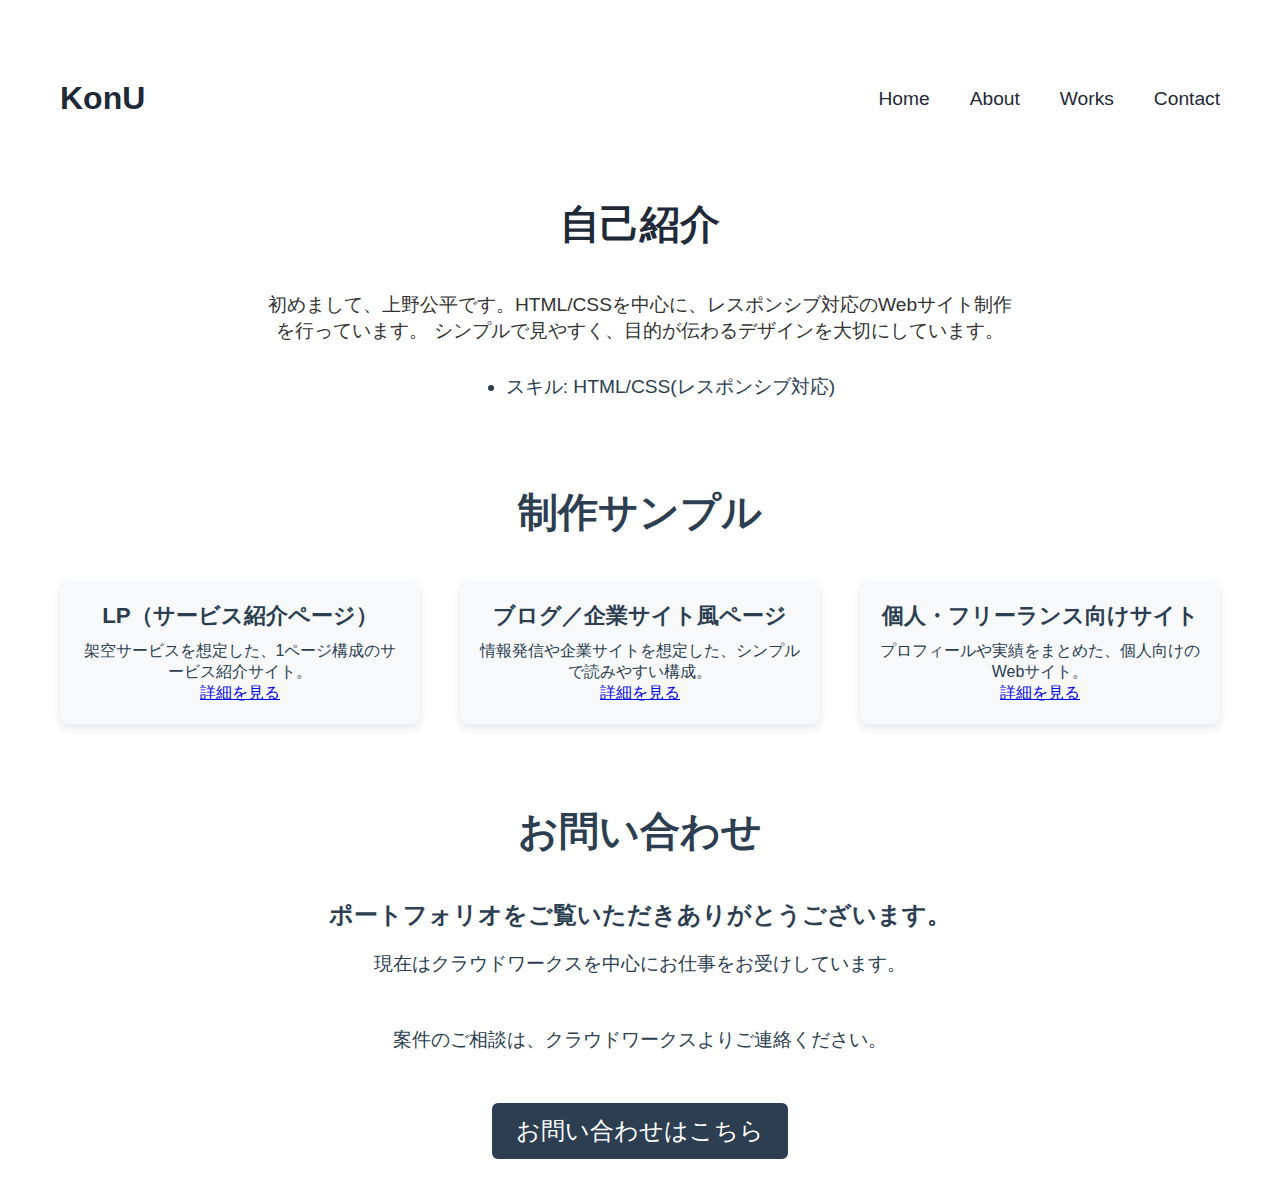
<file: index.html>
<!DOCTYPE html>
<html lang="ja">
<head>
  <meta charset="UTF-8" />
  <meta name="viewport" content="width=device-width, initial-scale=1.0, maximum-scale=1.0, user-scalable=no" />
  <title>Portfolio Header Example</title>
  <link rel="stylesheet" href="style.css">
</head>
<body>
  <header>
    <div class="container header-inner">
      <!-- 左: 名前/ロゴ（自分の名前に変えてね） -->
      <a href="#" class="logo">Kon<span>U</span></a>

      <!-- ハンバーガーメニュー（スマホ用） -->
      <input type="checkbox" id="hamburger-checkbox" class="hamburger-checkbox" />
      <label for="hamburger-checkbox" class="hamburger">
        <span></span>
        <span></span>
        <span></span>
      </label>
      
      <!-- 右: ナビゲーションメニュー -->
      <ul class="nav-menu">
        <li><a href="#top">Home</a></li>
        <li><a href="#about">About</a></li>
        <li><a href="#works">Works</a></li>
        <li><a href="#contact">Contact</a></li>
      </ul>
    </div>
  </header>

  <!-- Aboutセクション -->
  <section id="top"></section>
  <section id="about">
    <div class="container">
      <h2>自己紹介</h2>
      <p>初めまして、上野公平です。HTML/CSSを中心に、レスポンシブ対応のWebサイト制作を行っています。
        シンプルで見やすく、目的が伝わるデザインを大切にしています。
      </p>
      <ul>
        <li>スキル: HTML/CSS(レスポンシブ対応)</li>
      </ul>
    </div>
  </section>

  <!--Worksセクション -->
  <section id="works" >
    <div class="container">
      <h2>制作サンプル</h2>
      <div class="works-grid">
        <div class="work-card">
          <h3>LP（サービス紹介ページ）</h3>
          <p>架空サービスを想定した、1ページ構成のサービス紹介サイト。</p>
          <a href="placeholder.html" class="work-link">詳細を見る</a>
        </div>
        <div class="work-card">
          <h3>ブログ／企業サイト風ページ</h3>
          <p>情報発信や企業サイトを想定した、シンプルで読みやすい構成。</p>
          <a href="placeholder.html" class="work-link">詳細を見る</a>
        </div>
        <div class="work-card">
          <h3>個人・フリーランス向けサイト</h3>
          <p>プロフィールや実績をまとめた、個人向けのWebサイト。</p>
          <a href="placeholder.html" class="work-link">詳細を見る</a>
        </div>
      </div>
    </div>
  </section>

  <section id="contact">
    <h2>お問い合わせ</h2>
    <h3>ポートフォリオをご覧いただきありがとうございます。</h3>
    <p>現在はクラウドワークスを中心にお仕事をお受けしています。</p>
    <p>案件のご相談は、クラウドワークスよりご連絡ください。</p>
    
    <a href="#contact"
       target="_blank"
       rel="noopener noreferrer" 
       class="contact-button">
      お問い合わせはこちら
    </a>
  </section>
</body>
</html>
</file>
<file: style.css>
/* =====================
   Common
  ===================== */
  *{
    margin: 0;
    padding: 0;
    box-sizing: border-box;
  }
  
  :root {
    --header-height: 80px;
    --main-color: #1f2937;
    --accent-color: #3498db;
    --bg-color: #ffffff;
  }
  
  html {
    scroll-behavior: smooth;
  }
  
  
  body {
    font-family: 'Segoe UI', Tahoma, Geneva, Verdana, sans-serif;
    background-color: var(--bg-color);
    color: #2c3e50;
    padding-top: var(--header-height);
  }
  
  
  /* ヘッダー全体 */
  .site-header {
    position: fixed;
    top: 0; left: 0; right: 0;
    height: var(--header-height);
    background: #f8f9fa;;
    z-index: 2000;
    border-bottom: 3px solid #000;
  }

  .header-inner {
    height: 100%;
    display: flex;
    align-items: center;
    justify-content: space-between;
  }

  section {
    padding-bottom: 80px;
    scroll-margin-top: var(--header-height);
  }

  .container{
    max-width: 1200px;
    margin: 0 auto;
    padding: 0 20px;
  }

  .site-header .container {
    max-width: none;
    padding: 0 40px;
  }
  
  .logo {
    font-size: 2rem;
    font-weight: bold;
    color: var(--main-color);
    text-decoration: none;
  }

  .nav-menu {
    display: flex;
    list-style: none;
    justify-content: flex-end;
  }
  
  .nav-menu li {
    margin-left: 40px;
    font-size: 1.2rem;
  }
  
  .nav-menu a {
    text-decoration: none;
    color: var(--main-color);
    font-weight: 500;
    transition: color 0.3s ease;
  }
  
  .nav-menu a:hover {
    color: var(--accent-color);
  }
  
  .hamburger {
    display: none;
    flex-direction: column;
    justify-content: space-around;
    width: 30px;
    height: 25px;
    cursor: pointer;
    appearance: none;
    -webkit-appearance: none;
    margin: 0;
    padding: 0;
    border: none;
    outline: none;
    background: none;
    -webkit-tap-highlight-color: transparent;
    touch-action: manipulation;
  }
  
  .hamburger span {
    width: 100%;
    height: 3px;
    background-color: var(--main-color);
    transition: all 0.3s ease;
  }
  
  .hamburger-checkbox {
    display: none;
  }

  .hero {
    padding: 40px 0 80px;
  }
  
  .hero-lead{
    font-size: 2.75rem;
    font-weight: 600;
    color: #2c3e50;
    text-align: center;
  }

  #about {
    text-align: center;
  }

  #about .container {
    max-width: 800px;
    display: flex;
    flex-direction: column;
    align-items: center;
    text-align: center;
  }
  
  #about h2 {
    font-size: 2.5rem;
    margin-bottom: 40px;
    color: var(--main-color);
  }
  
  #about p {
    font-size: 1.2rem;
    margin-bottom: 30px;
    color: #333;
  }
  
  #about h3 {
    font-size: 2rem;
    font-weight: bold;
    margin-bottom: 10px;
  }
  
  #about ul {
    list-style: disc;
    display: inline-block;
    padding-left: 3.8rem;
    text-align: left;
    font-size: 1.2rem;
    margin: 0 auto;
  }
  
  #about ul li {
    margin-bottom: 5px;
  }
  
  #about img {
    width: 200px;
    border-radius: 50%;
    box-shadow: 0 4px 10px rgba(0, 0, 0, 0.1);
  }

  #works {
    text-align: center;
  }

  #works h2 {
    margin-bottom: 40px;
    font-size: 2.5rem;
    color: #2c3e50;
  }
  
  .works-grid {
    display: flex;
    gap: 40px;
    justify-content: center;
    flex-wrap: nowrap;
  }

  .work-card {
    display: flex;
    flex-direction: column;
    flex: 1;
    min-width: 300px;
    padding: 20px;
    background: #f8f9fa;
    box-shadow: 0 4px 10px rgba(0,0,0,0.1);
    border-radius: 8px;
  }

  #works .work-card h2 {
    font-size: 2rem;
    margin-bottom: 0;
    padding-bottom: 10px;
  }
  
  .work-card h3 {
    font-size: 1.4rem;
    padding-bottom: 10px;
  }
  
  .work-card p {
    font-size: 1rem;
  }
  
  #contact {
    padding-bottom: 40px;
    text-align: center;
  }
  
  #contact h2 {
    font-size: 2.5rem;
    margin-bottom: 40px;
  }
  
  #contact h3 {
    margin-bottom: 20px;
    font-size: 1.5rem;
  }
  
  #contact p {
    margin-bottom: 50px;
    font-size: 1.2rem;
  }
  
  .contact-button {
    display: inline-block;
    padding: 12px 24px;
    background: #2c3e50;
    color: white;
    text-decoration: none;
    border-radius: 6px;
    font-weight: 500;
    transition: background 0.3s;
    font-size: 1.5rem;
  }
  
  .contact-button:hover {
    background: #3498db;
  }

  .site-footer {
    text-align: center;
    padding: 40px 0;
    background: #f8f9fa;
    font-size: 1rem;
    color: #666;
  }
  
  /* =====================
   SP（Mobile）
  ===================== */
  @media (max-width: 768px) {
    
    section {
      padding-bottom: 40px;
    }
  
    #about h2,
    #works h2,
    #contact h2 {
      font-size: 1.5rem;
      margin-bottom: 15px;
    }
  
    #about p,
    #works p,
    #contact p {
      font-size: 0.8rem;
    }

    .header-inner {
      padding: 0 30px;
    }
  
    .logo {
      font-size: 1.4rem;
    }
  
    .hamburger {
      display: flex;
    }
  
    .hamburger-checkbox:checked + .hamburger span:nth-child(1) {
      transform: rotate(45deg) translate(7px, 7px);
    }
    .hamburger-checkbox:checked + .hamburger span:nth-child(2) {
      opacity: 0;
    }
    .hamburger-checkbox:checked + .hamburger span:nth-child(3) {
      transform: rotate(-45deg) translate(5px, -5px);
    }
  
    .hamburger-checkbox:checked ~ .nav-menu {
      transform: translateY(0) !important;
      opacity: 1;
      pointer-events: auto;
    }
  
    .nav-menu {
      position: absolute;
      top: var(--header-height);
      left: 0;
      width: 100%;
      flex-direction: column;
      background-color: #ffffff;
      box-shadow: 0 4px 10px rgba(0, 0, 0, 0.1);
      transform: translateY(-100%);
      transition: transform 0.4s ease-in-out;
      opacity: 0;
      pointer-events: none;
    }
  
    .nav-menu li {
      margin: 20px 0;
      text-align: center;
      font-size: 1rem;
    }

    .hero {
      padding: 30px 0 40px;
    }

    .hero-lead{
      font-size: 1.6rem;
    }
  
    #about .container {
      max-width: 100%;
    }
  
    #about p {
      margin-bottom: 20px;
    }
  
    #about h3 {
      font-size: 1.2rem;
    }
  
    #about ul {
      font-size: 0.8rem;
      padding-left: 3rem;
    }

    #about ul li {
      margin-bottom: 0;
    }
  
    #works .container {
      flex-direction: column;
      align-items: center;
      gap: 16px;
    }
  
    #works h2 {
      width: auto;
      }
  
    .works-grid {
      display: flex;
      flex-direction: column;
      align-items: center;
      gap: 20px;
    }
  
    .work-card {
      display: flex;
      flex-direction: column;
      width: 100%;
    }

    #works .work-card h2 {
      font-size: 1.3rem;
      padding-bottom: 5px;
    }
   
    .work-card h3 {
      font-size: 1rem;
      padding-bottom: 5px;
    }

    #contact h3 {
      margin-bottom: 10px;
    }

    #contact p {
      margin-bottom: 25px;
    }
  
    .contact-button {
      padding: 6px 12px;
      font-size: 0.8rem;
    }

    .site-footer {
      font-size: 0.9rem;
      padding: 20px 0;
    }
  }
</file>
